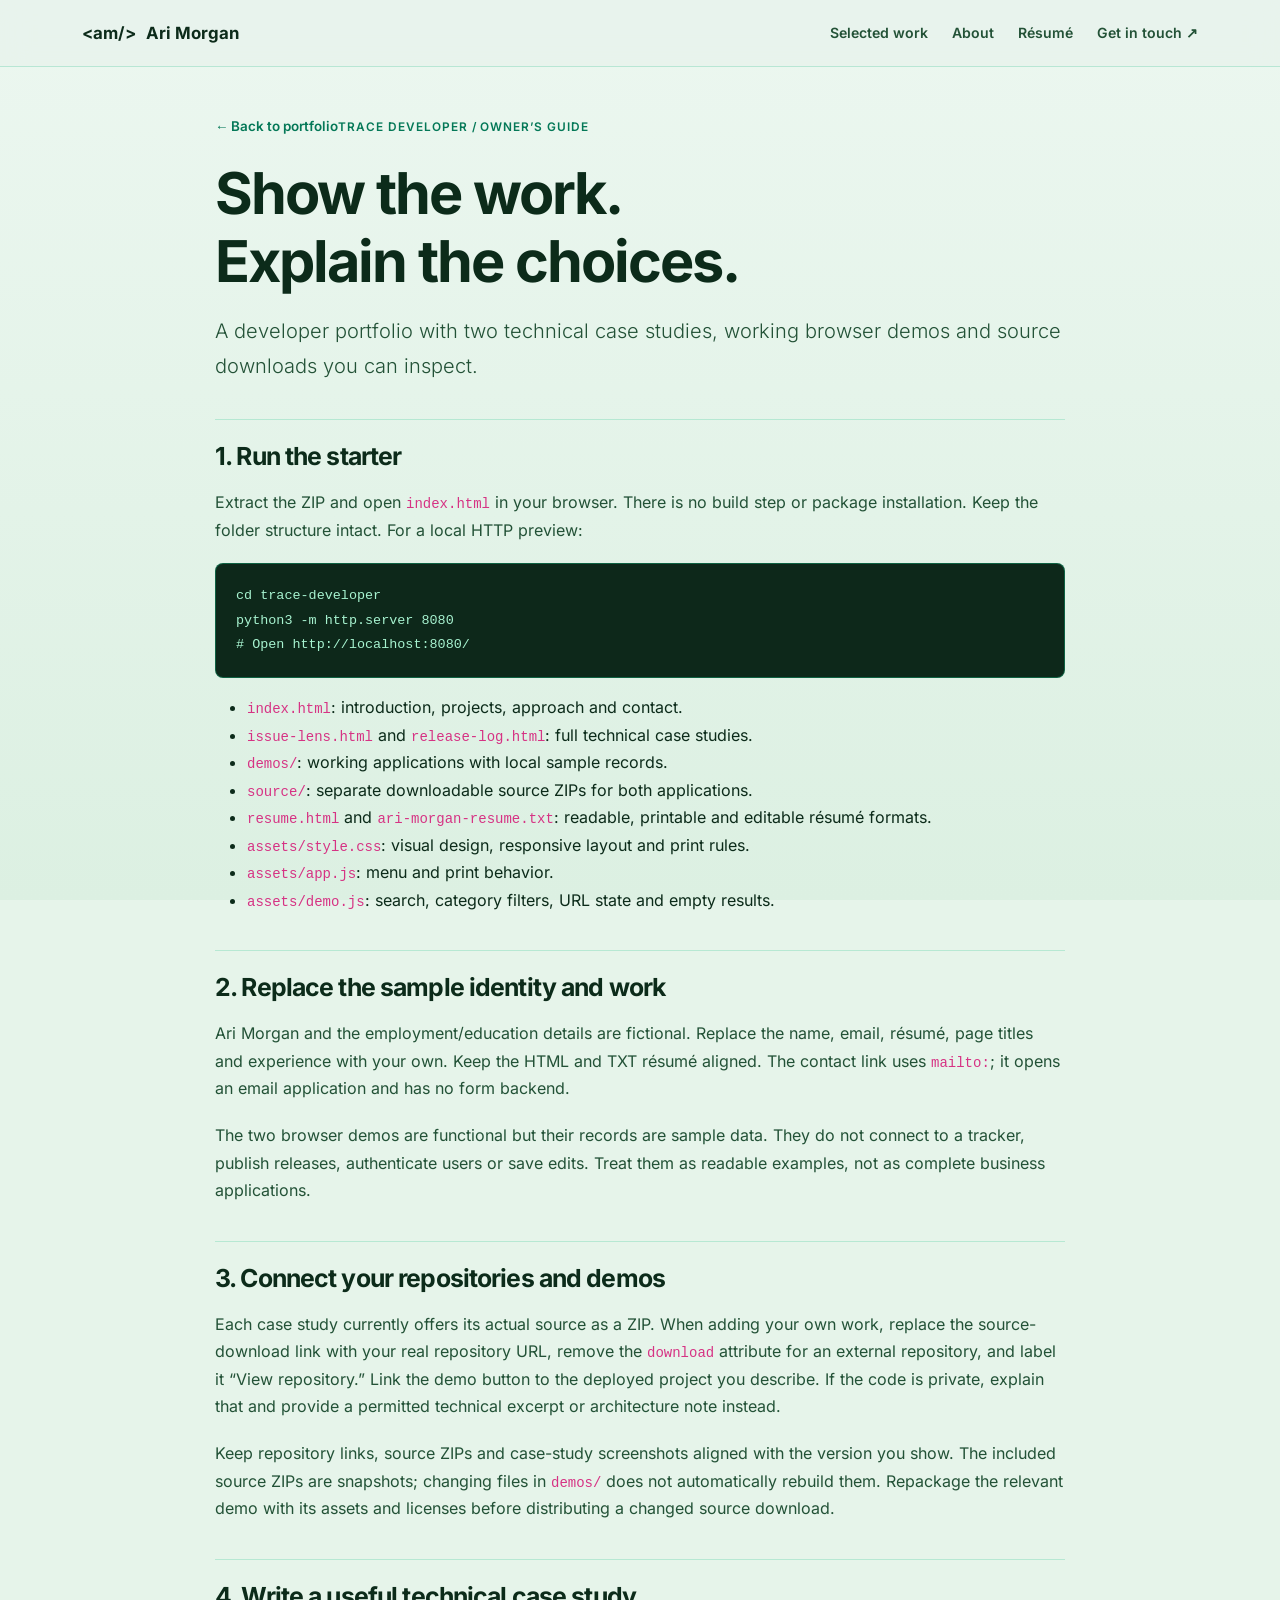
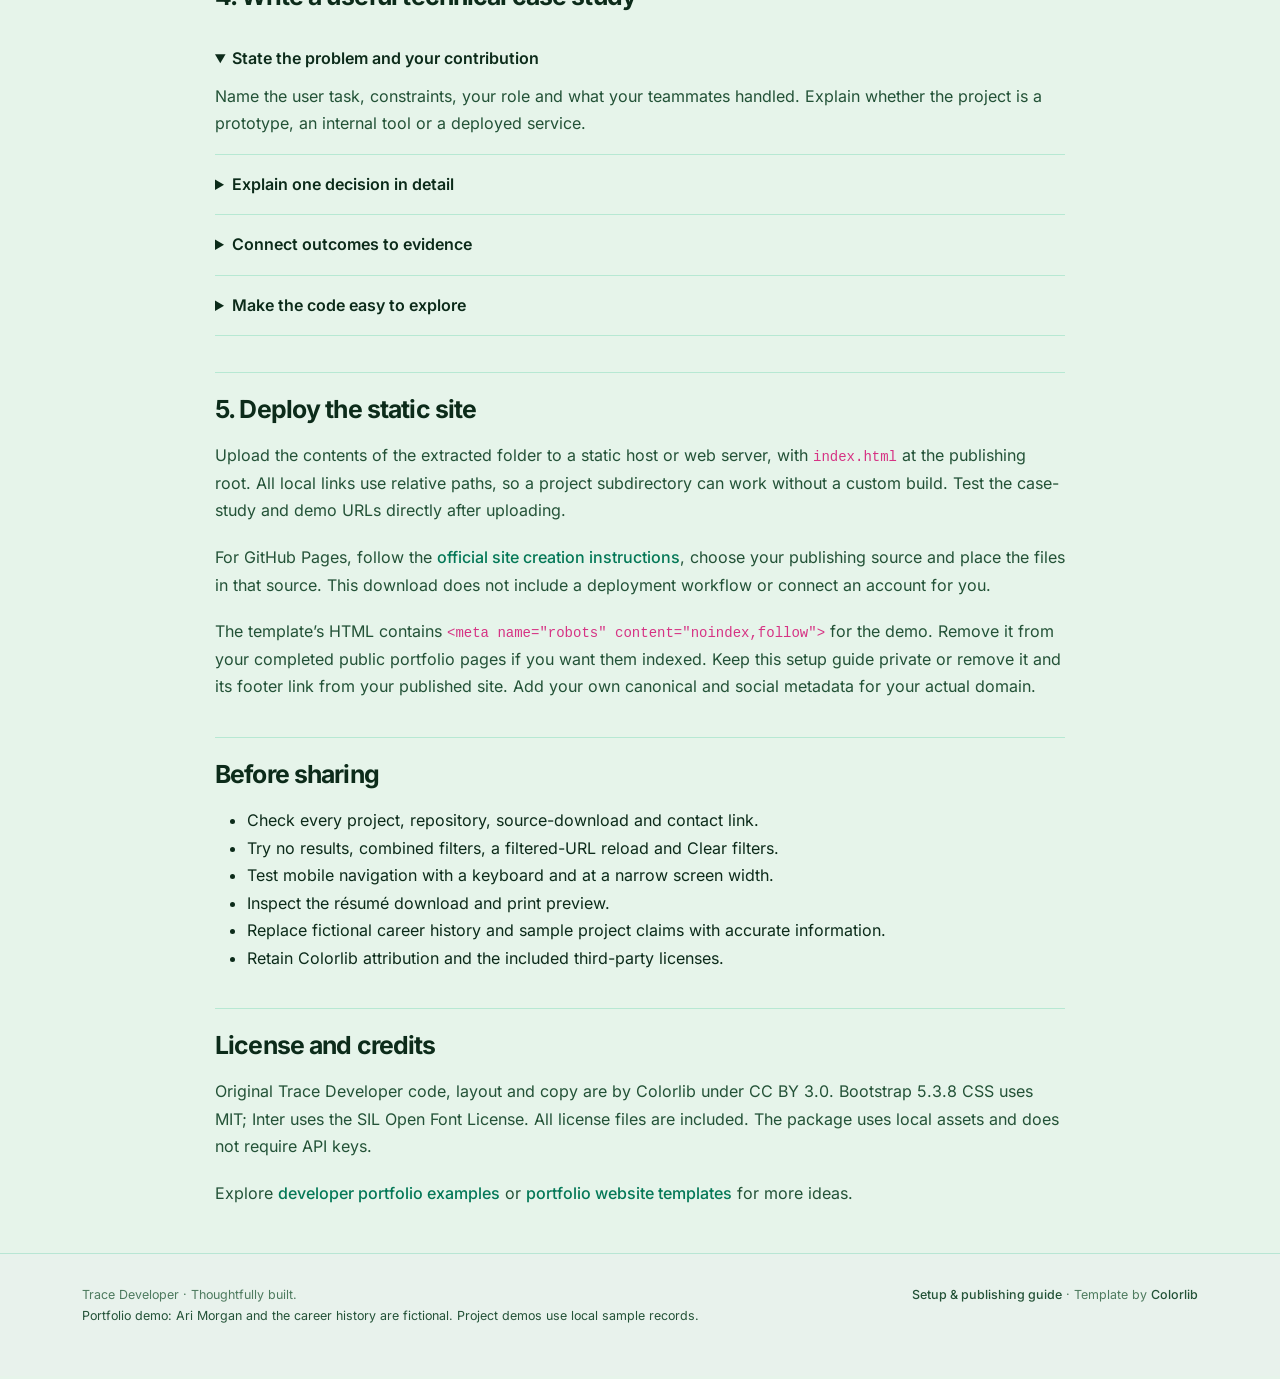
<file: setup.html>
<!doctype html><html lang="en"><head><meta charset="utf-8"><meta name="viewport" content="width=device-width,initial-scale=1"><title>Setup & publishing guide — Trace Developer</title><meta name="description" content="Customize the developer portfolio, connect repositories and deploy the static pages."><meta name="robots" content="noindex,follow"><link rel="icon" href="assets/mark.svg"><link rel="stylesheet" href="assets/vendor/bootstrap.min.css"><link rel="stylesheet" href="assets/style.css"><script src="assets/app.js" defer></script></head><body><a class="skip" href="#main">Skip to content</a><header class="site-header"><div class="container header-row"><a class="brand" href="index.html"><span aria-hidden="true">&lt;am/&gt;</span>Ari Morgan<span class="visually-hidden"> — home</span></a><button type="button" class="menu-toggle" aria-controls="site-nav" aria-expanded="false">Menu</button><nav class="site-nav" id="site-nav" aria-label="Main navigation"><a href="index.html#work">Selected work</a><a href="index.html#about">About</a><a href="resume.html">Résumé</a><a class="nav-contact" href="index.html#contact">Get in touch ↗</a></nav></div></header><main id="main"><div class="container"><article class="docs"><a class="back" href="index.html">← Back to portfolio</a><span class="eyebrow">TRACE DEVELOPER / OWNER’S GUIDE</span><h1>Show the work.<br>Explain the choices.</h1><p class="lead">A developer portfolio with two technical case studies, working browser demos and source downloads you can inspect.</p><h2>1. Run the starter</h2><p>Extract the ZIP and open <code>index.html</code> in your browser. There is no build step or package installation. Keep the folder structure intact. For a local HTTP preview:</p><pre class="architecture"><code>cd trace-developer
python3 -m http.server 8080
# Open http://localhost:8080/</code></pre><ul><li><code>index.html</code>: introduction, projects, approach and contact.</li><li><code>issue-lens.html</code> and <code>release-log.html</code>: full technical case studies.</li><li><code>demos/</code>: working applications with local sample records.</li><li><code>source/</code>: separate downloadable source ZIPs for both applications.</li><li><code>resume.html</code> and <code>ari-morgan-resume.txt</code>: readable, printable and editable résumé formats.</li><li><code>assets/style.css</code>: visual design, responsive layout and print rules.</li><li><code>assets/app.js</code>: menu and print behavior.</li><li><code>assets/demo.js</code>: search, category filters, URL state and empty results.</li></ul><h2>2. Replace the sample identity and work</h2><p>Ari Morgan and the employment/education details are fictional. Replace the name, email, résumé, page titles and experience with your own. Keep the HTML and TXT résumé aligned. The contact link uses <code>mailto:</code>; it opens an email application and has no form backend.</p><p>The two browser demos are functional but their records are sample data. They do not connect to a tracker, publish releases, authenticate users or save edits. Treat them as readable examples, not as complete business applications.</p><h2 id="repositories">3. Connect your repositories and demos</h2><p>Each case study currently offers its actual source as a ZIP. When adding your own work, replace the source-download link with your real repository URL, remove the <code>download</code> attribute for an external repository, and label it “View repository.” Link the demo button to the deployed project you describe. If the code is private, explain that and provide a permitted technical excerpt or architecture note instead.</p><p>Keep repository links, source ZIPs and case-study screenshots aligned with the version you show. The included source ZIPs are snapshots; changing files in <code>demos/</code> does not automatically rebuild them. Repackage the relevant demo with its assets and licenses before distributing a changed source download.</p><h2>4. Write a useful technical case study</h2><details open><summary>State the problem and your contribution</summary><p>Name the user task, constraints, your role and what your teammates handled. Explain whether the project is a prototype, an internal tool or a deployed service.</p></details><details><summary>Explain one decision in detail</summary><p>Show the alternatives and why one fit the constraints. A diagram of data flow, an error-state example or a short code excerpt can make the decision inspectable.</p></details><details><summary>Connect outcomes to evidence</summary><p>Report what you tested or observed. If you cite performance numbers, include the measurement method and scope. A working interaction, a removed dependency or a documented limitation is a valid outcome without an invented impact metric.</p></details><details><summary>Make the code easy to explore</summary><p>Provide the repository or source link, run command, file map, expected behavior and known limitations. Include the failure or empty states worth trying. Keep credentials and private customer data out of the published source.</p></details><h2>5. Deploy the static site</h2><p>Upload the contents of the extracted folder to a static host or web server, with <code>index.html</code> at the publishing root. All local links use relative paths, so a project subdirectory can work without a custom build. Test the case-study and demo URLs directly after uploading.</p><p>For GitHub Pages, follow the <a href="https://docs.github.com/en/pages/getting-started-with-github-pages/creating-a-github-pages-site" target="_blank" rel="noopener">official site creation instructions</a>, choose your publishing source and place the files in that source. This download does not include a deployment workflow or connect an account for you.</p><p>The template’s HTML contains <code>&lt;meta name="robots" content="noindex,follow"&gt;</code> for the demo. Remove it from your completed public portfolio pages if you want them indexed. Keep this setup guide private or remove it and its footer link from your published site. Add your own canonical and social metadata for your actual domain.</p><h2>Before sharing</h2><ul><li>Check every project, repository, source-download and contact link.</li><li>Try no results, combined filters, a filtered-URL reload and Clear filters.</li><li>Test mobile navigation with a keyboard and at a narrow screen width.</li><li>Inspect the résumé download and print preview.</li><li>Replace fictional career history and sample project claims with accurate information.</li><li>Retain Colorlib attribution and the included third-party licenses.</li></ul><h2>License and credits</h2><p>Original Trace Developer code, layout and copy are by Colorlib under CC BY 3.0. Bootstrap 5.3.8 CSS uses MIT; Inter uses the SIL Open Font License. All license files are included. The package uses local assets and does not require API keys.</p><p>Explore <a href="https://colorlib.com/wp/developer-portfolios/" target="_blank" rel="noopener">developer portfolio examples</a> or <a href="https://colorlib.com/wp/cat/portfolio/" target="_blank" rel="noopener">portfolio website templates</a> for more ideas.</p></article></div></main><footer class="site-footer"><div class="container"><div class="footer-row"><span>Trace Developer · Thoughtfully built.</span><span><a href="setup.html">Setup &amp; publishing guide</a> · Template by <a href="https://colorlib.com/" target="_blank" rel="noopener">Colorlib</a></span></div><p class="sample-note">Portfolio demo: Ari Morgan and the career history are fictional. Project demos use local sample records.</p></div></footer></body></html>
</file>
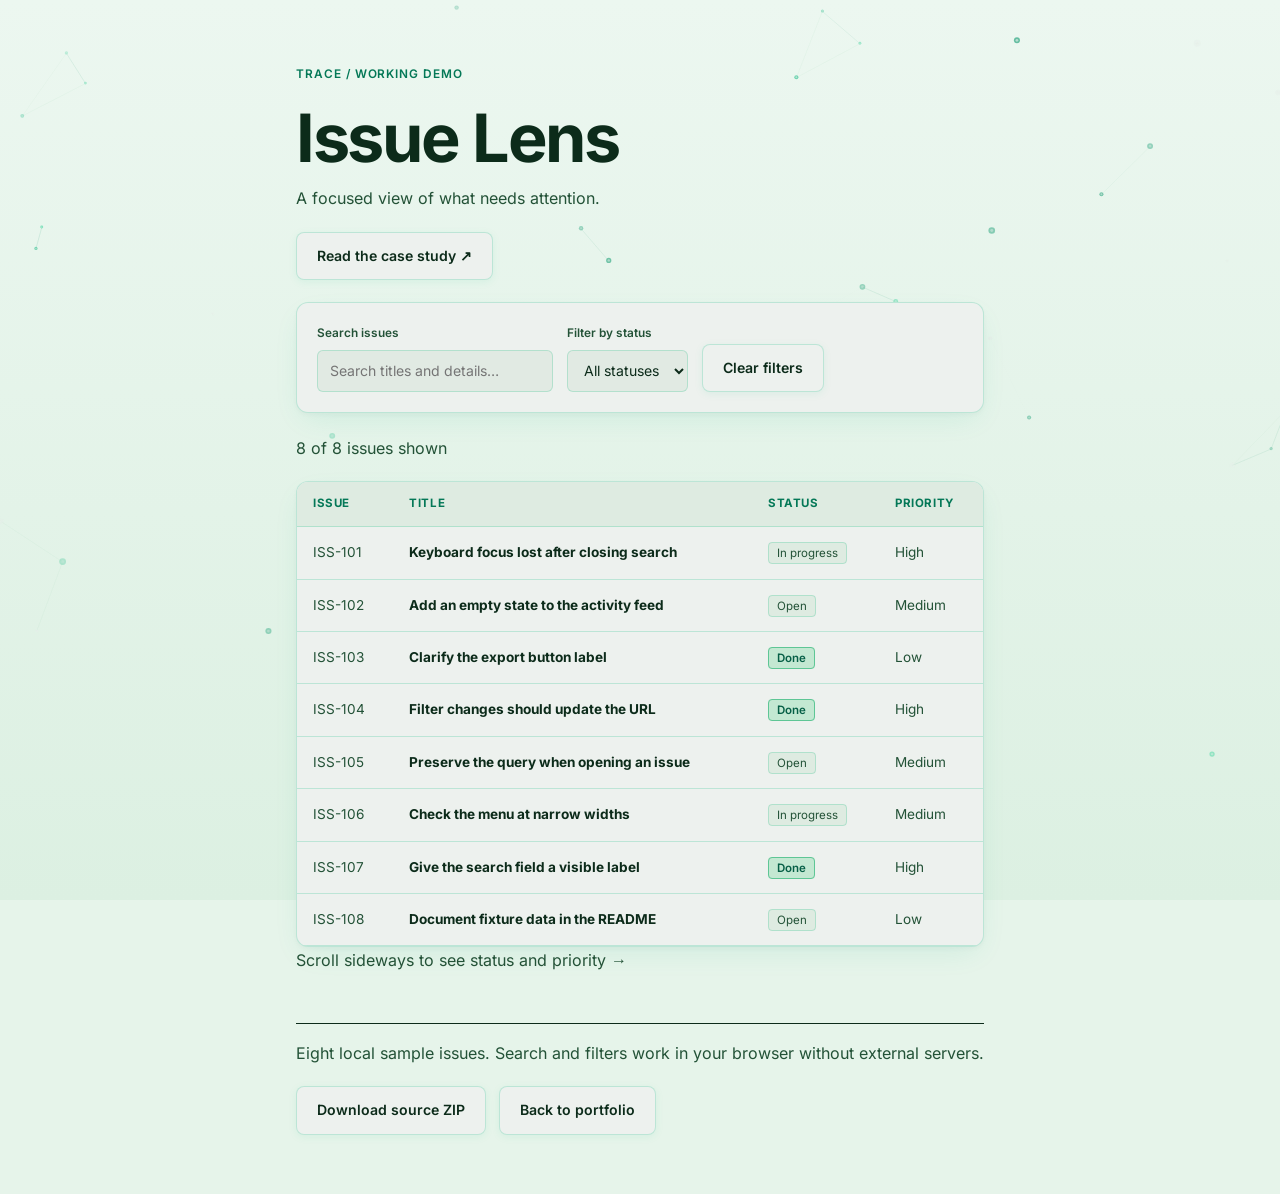
<file: demos/issue-lens.html>
<!doctype html>
<html lang="en">
<head>
  <meta charset="utf-8">
  <meta name="viewport" content="width=device-width,initial-scale=1">
  <title>Issue Lens Demo — Trace Developer</title>
  <meta name="description" content="Search and filter a local sample issue list.">
  <meta name="robots" content="noindex,follow">
  <link rel="icon" href="../assets/mark.svg" type="image/svg+xml">
  <link rel="stylesheet" href="../assets/vendor/bootstrap.min.css">
  <link rel="stylesheet" href="../assets/style.css">
  <script src="../assets/canvas-bg.js" defer></script>
  <script src="../assets/demo.js" defer></script>
</head>
<body>
  <a class="skip" href="#main">Skip to content</a>
  <canvas id="bg-canvas" class="bg-canvas" aria-hidden="true"></canvas>

  <div class="site-wrapper">
    <main id="main" class="demo-page py-4">
      <header class="demo-top">
        <div>
          <span class="eyebrow">TRACE / WORKING DEMO</span>
          <h1>Issue Lens</h1>
          <p>A focused view of what needs attention.</p>
        </div>
        <a class="button secondary" href="../issue-lens.html">Read the case study ↗</a>
      </header>

      <form class="demo-toolbar" data-filter-form data-label="issues" hidden>
        <div class="field search">
          <label for="search">Search issues</label>
          <input id="search" name="q" type="search" autocomplete="off" placeholder="Search titles and details…">
        </div>
        <div class="field">
          <label for="category">Filter by status</label>
          <select id="category" name="category">
            <option value="all">All statuses</option>
            <option value="open">Open</option>
            <option value="in-progress">In progress</option>
            <option value="done">Done</option>
          </select>
        </div>
        <button class="button secondary" type="button" data-clear>Clear filters</button>
      </form>

      <p class="demo-status" role="status" aria-live="polite" data-result-count>All sample issues shown.</p>
      <p class="empty-state" data-empty hidden>No matching issues. Try a different search or clear the filters.</p>

      <div class="table-wrap" role="region" aria-label="Issues table, scroll horizontally on small screens" tabindex="0">
        <table class="issue-table">
          <thead>
            <tr>
              <th scope="col">Issue</th>
              <th scope="col">Title</th>
              <th scope="col">Status</th>
              <th scope="col">Priority</th>
            </tr>
          </thead>
          <tbody>
            <tr data-entry data-category="in-progress">
              <td>ISS-101</td>
              <td><strong>Keyboard focus lost after closing search</strong></td>
              <td><span class="badge-status">In progress</span></td>
              <td>High</td>
            </tr>
            <tr data-entry data-category="open">
              <td>ISS-102</td>
              <td><strong>Add an empty state to the activity feed</strong></td>
              <td><span class="badge-status">Open</span></td>
              <td>Medium</td>
            </tr>
            <tr data-entry data-category="done">
              <td>ISS-103</td>
              <td><strong>Clarify the export button label</strong></td>
              <td><span class="badge-status done">Done</span></td>
              <td>Low</td>
            </tr>
            <tr data-entry data-category="done">
              <td>ISS-104</td>
              <td><strong>Filter changes should update the URL</strong></td>
              <td><span class="badge-status done">Done</span></td>
              <td>High</td>
            </tr>
            <tr data-entry data-category="open">
              <td>ISS-105</td>
              <td><strong>Preserve the query when opening an issue</strong></td>
              <td><span class="badge-status">Open</span></td>
              <td>Medium</td>
            </tr>
            <tr data-entry data-category="in-progress">
              <td>ISS-106</td>
              <td><strong>Check the menu at narrow widths</strong></td>
              <td><span class="badge-status">In progress</span></td>
              <td>Medium</td>
            </tr>
            <tr data-entry data-category="done">
              <td>ISS-107</td>
              <td><strong>Give the search field a visible label</strong></td>
              <td><span class="badge-status done">Done</span></td>
              <td>High</td>
            </tr>
            <tr data-entry data-category="open">
              <td>ISS-108</td>
              <td><strong>Document fixture data in the README</strong></td>
              <td><span class="badge-status">Open</span></td>
              <td>Low</td>
            </tr>
          </tbody>
        </table>
      </div>

      <p class="table-hint">Scroll sideways to see status and priority →</p>

      <footer class="demo-footer mt-5 pt-3 border-top" style="border-color: var(--border-glass) !important;">
        <p>Eight local sample issues. Search and filters work in your browser without external servers.</p>
        <a class="button secondary button-sm me-2" href="../source/issue-lens.zip" download>Download source ZIP</a>
        <a class="button secondary button-sm" href="../index.html#work">Back to portfolio</a>
      </footer>
    </main>
  </div>
</body>
</html>
</file>
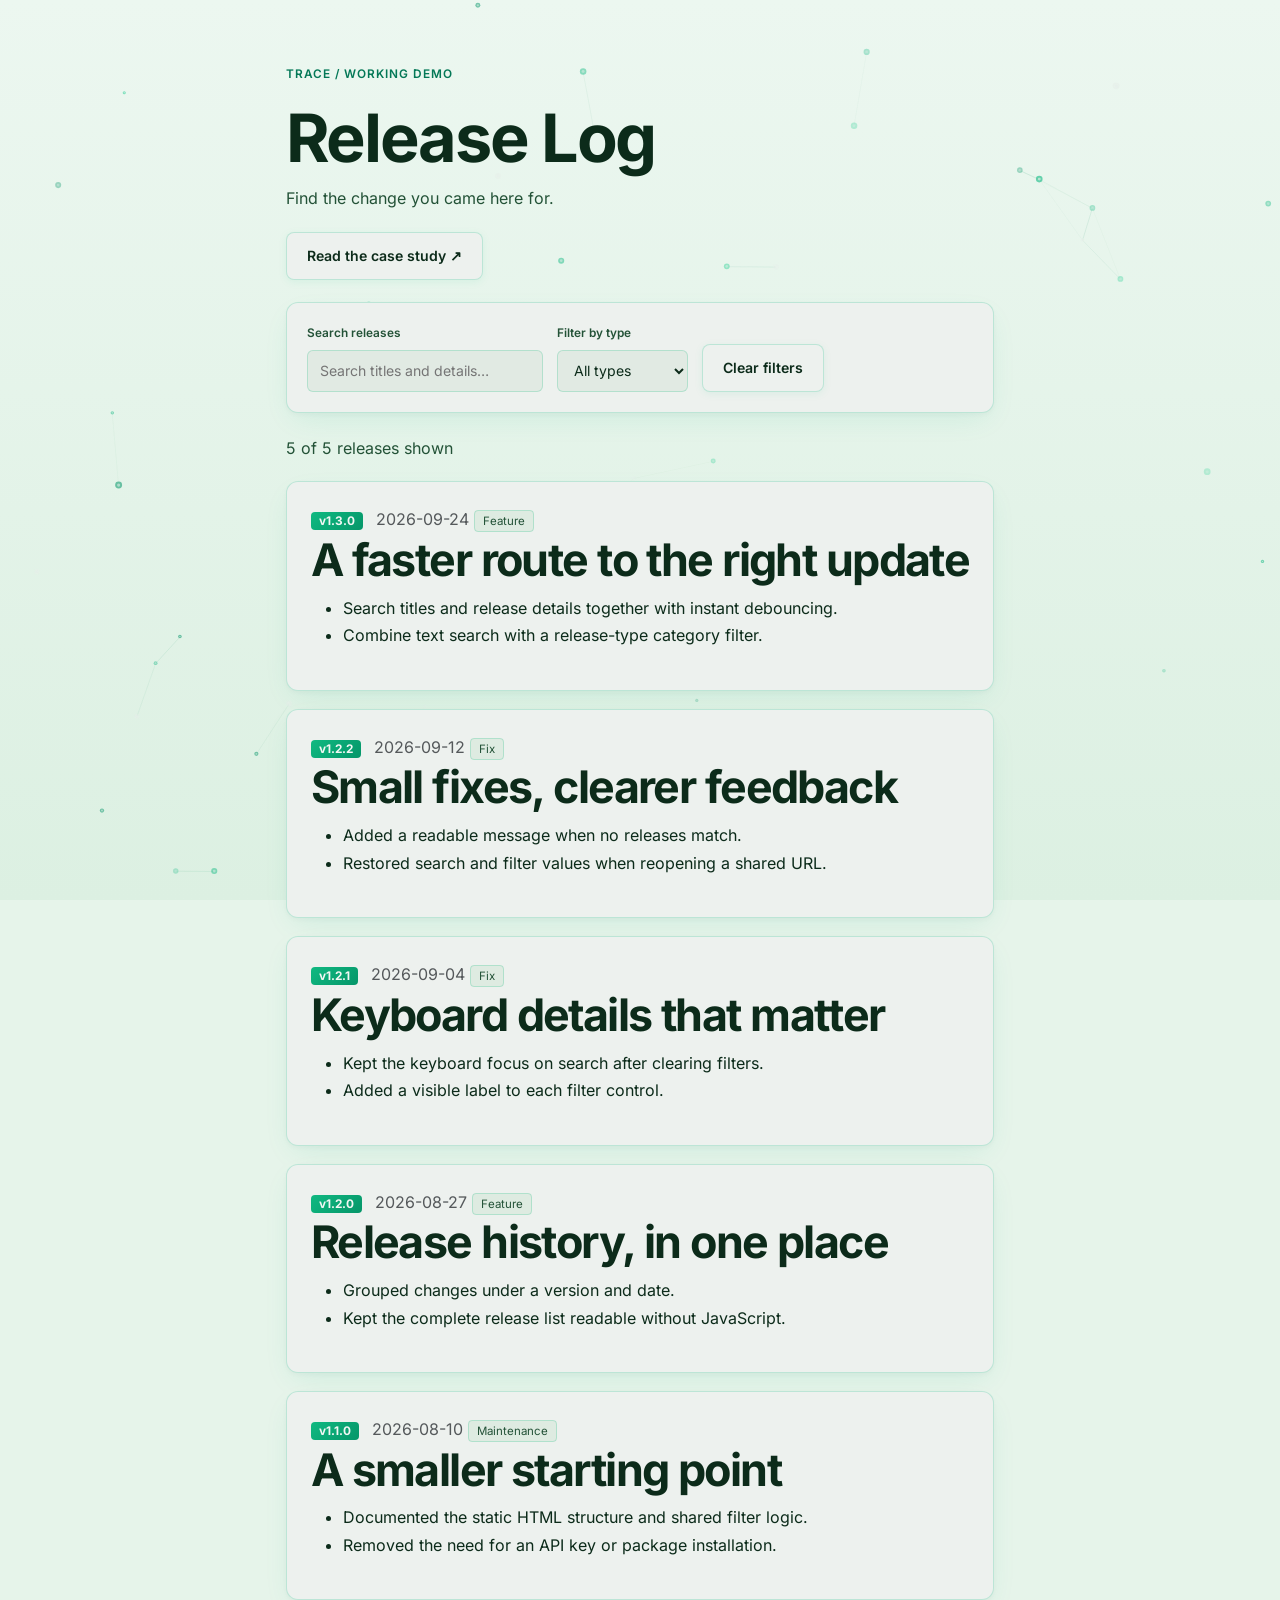
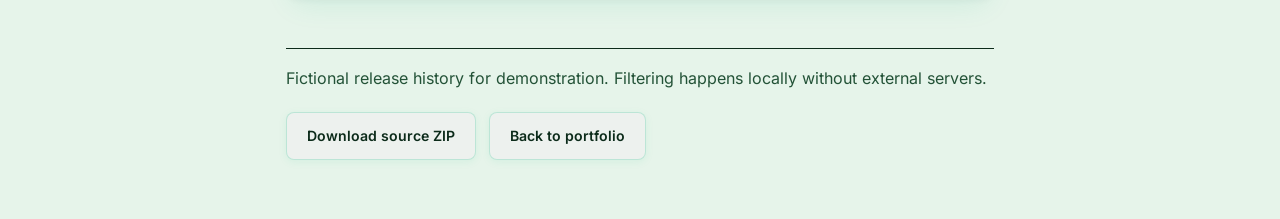
<file: demos/release-log.html>
<!doctype html>
<html lang="en">
<head>
  <meta charset="utf-8">
  <meta name="viewport" content="width=device-width,initial-scale=1">
  <title>Release Log Demo — Trace Developer</title>
  <meta name="description" content="Search a fictional release history by text and type.">
  <meta name="robots" content="noindex,follow">
  <link rel="icon" href="../assets/mark.svg" type="image/svg+xml">
  <link rel="stylesheet" href="../assets/vendor/bootstrap.min.css">
  <link rel="stylesheet" href="../assets/style.css">
  <script src="../assets/canvas-bg.js" defer></script>
  <script src="../assets/demo.js" defer></script>
</head>
<body>
  <a class="skip" href="#main">Skip to content</a>
  <canvas id="bg-canvas" class="bg-canvas" aria-hidden="true"></canvas>

  <div class="site-wrapper">
    <main id="main" class="demo-page py-4">
      <header class="demo-top">
        <div>
          <span class="eyebrow">TRACE / WORKING DEMO</span>
          <h1>Release Log</h1>
          <p>Find the change you came here for.</p>
        </div>
        <a class="button secondary" href="../release-log.html">Read the case study ↗</a>
      </header>

      <form class="demo-toolbar" data-filter-form data-label="releases" hidden>
        <div class="field search">
          <label for="search">Search releases</label>
          <input id="search" name="q" type="search" autocomplete="off" placeholder="Search titles and details…">
        </div>
        <div class="field">
          <label for="category">Filter by type</label>
          <select id="category" name="category">
            <option value="all">All types</option>
            <option value="feature">Feature</option>
            <option value="fix">Fix</option>
            <option value="maintenance">Maintenance</option>
          </select>
        </div>
        <button class="button secondary" type="button" data-clear>Clear filters</button>
      </form>

      <p class="demo-status" role="status" aria-live="polite" data-result-count>All sample releases shown.</p>
      <p class="empty-state" data-empty hidden>No matching releases. Try a different search or clear the filters.</p>

      <article class="release-item" data-entry data-category="feature">
        <div class="release-meta">
          <strong>v1.3.0</strong>
          <time datetime="2026-09-24" class="text-muted ms-2">2026-09-24</time>
          <span class="badge-status ms-auto">Feature</span>
        </div>
        <h2>A faster route to the right update</h2>
        <ul>
          <li>Search titles and release details together with instant debouncing.</li>
          <li>Combine text search with a release-type category filter.</li>
        </ul>
      </article>

      <article class="release-item" data-entry data-category="fix">
        <div class="release-meta">
          <strong>v1.2.2</strong>
          <time datetime="2026-09-12" class="text-muted ms-2">2026-09-12</time>
          <span class="badge-status ms-auto">Fix</span>
        </div>
        <h2>Small fixes, clearer feedback</h2>
        <ul>
          <li>Added a readable message when no releases match.</li>
          <li>Restored search and filter values when reopening a shared URL.</li>
        </ul>
      </article>

      <article class="release-item" data-entry data-category="fix">
        <div class="release-meta">
          <strong>v1.2.1</strong>
          <time datetime="2026-09-04" class="text-muted ms-2">2026-09-04</time>
          <span class="badge-status ms-auto">Fix</span>
        </div>
        <h2>Keyboard details that matter</h2>
        <ul>
          <li>Kept the keyboard focus on search after clearing filters.</li>
          <li>Added a visible label to each filter control.</li>
        </ul>
      </article>

      <article class="release-item" data-entry data-category="feature">
        <div class="release-meta">
          <strong>v1.2.0</strong>
          <time datetime="2026-08-27" class="text-muted ms-2">2026-08-27</time>
          <span class="badge-status ms-auto">Feature</span>
        </div>
        <h2>Release history, in one place</h2>
        <ul>
          <li>Grouped changes under a version and date.</li>
          <li>Kept the complete release list readable without JavaScript.</li>
        </ul>
      </article>

      <article class="release-item" data-entry data-category="maintenance">
        <div class="release-meta">
          <strong>v1.1.0</strong>
          <time datetime="2026-08-10" class="text-muted ms-2">2026-08-10</time>
          <span class="badge-status ms-auto">Maintenance</span>
        </div>
        <h2>A smaller starting point</h2>
        <ul>
          <li>Documented the static HTML structure and shared filter logic.</li>
          <li>Removed the need for an API key or package installation.</li>
        </ul>
      </article>

      <footer class="demo-footer mt-5 pt-3 border-top" style="border-color: var(--border-glass) !important;">
        <p>Fictional release history for demonstration. Filtering happens locally without external servers.</p>
        <a class="button secondary button-sm me-2" href="../source/release-log.zip" download>Download source ZIP</a>
        <a class="button secondary button-sm" href="../index.html#work">Back to portfolio</a>
      </footer>
    </main>
  </div>
</body>
</html>
</file>
<file: assets/style.css>
/* ==========================================================================
   TRACE DEVELOPER — FRESH GREEN DESIGN SYSTEM
   Theme: Luminous Mint & Sage Green Background + Soothing Off-White / Gray Cards
   Zero dazzling white glare, high readability, eye-comfort certified.
   ========================================================================== */

@font-face {
  font-family: 'Inter';
  src: url('fonts/inter.woff2') format('woff2');
  font-weight: 100 900;
  font-display: swap;
}

:root {
  /* Fresh Green Backgrounds */
  --bg-base: #e6f4ea;
  --bg-surface: #edf1ee; /* Soothing off-white bordering on soft gray */
  --bg-card: rgba(235, 241, 237, 0.92); /* Gentle, non-dazzling off-white */
  --bg-card-hover: #e4ece6; /* Soft pearl gray-green */
  --bg-glass-nav: rgba(232, 243, 236, 0.94);

  /* Emerald & Forest Green Palette */
  --green-primary: #10b981;
  --green-dark: #059669;
  --green-deep: #047857;
  --green-forest: #0c2b1a;
  --green-pine: #1b4d32;
  --green-mint: #34d399;
  --green-soft-pill: rgba(16, 185, 129, 0.12);

  /* Soft Green Borders */
  --border-subtle: #cadfd2;
  --border-card: rgba(16, 185, 129, 0.22);
  --border-hover: rgba(16, 185, 129, 0.55);

  /* Gradients */
  --gradient-green: linear-gradient(135deg, #10b981 0%, #059669 100%);
  --gradient-text-green: linear-gradient(135deg, #065f46 0%, #10b981 50%, #047857 100%);

  /* High-Contrast Forest Green Typography */
  --text-main: #0c2b1a;
  --text-secondary: #235237;
  --text-dim: #4d7a5e;
  --text-code-string: #6ee7b7;
  --text-code-key: #a7f3d0;
  --text-on-green: #f2f7f4; /* Calming off-white text for green buttons */

  /* Bootstrap Variable Overrides */
  --bs-body-font-family: 'Inter', -apple-system, BlinkMacSystemFont, 'Segoe UI', Roboto, sans-serif;
  --bs-body-color: var(--text-main);
  --bs-body-bg: var(--bg-base);
  --bs-link-color: var(--green-deep);
  --bs-link-hover-color: var(--green-primary);

  /* Shadows */
  --shadow-card: 0 10px 30px -8px rgba(16, 185, 129, 0.12), 0 2px 6px rgba(12, 43, 26, 0.04);
  --shadow-card-hover: 0 16px 36px -8px rgba(16, 185, 129, 0.22), 0 4px 12px rgba(12, 43, 26, 0.08);
  --shadow-btn-green: 0 4px 16px rgba(16, 185, 129, 0.35);
}

*, *::before, *::after {
  box-sizing: border-box;
}

html {
  scroll-behavior: smooth;
  scroll-padding-top: 80px;
  background-color: var(--bg-base);
}

body {
  margin: 0;
  padding: 0;
  min-height: 100vh;
  font-family: var(--bs-body-font-family);
  font-size: 16px;
  line-height: 1.72;
  color: var(--text-main);
  background: linear-gradient(180deg, #ecf7f0 0%, #dcf0e2 100%);
  background-attachment: fixed;
  position: relative;
  overflow-x: hidden;
  -webkit-font-smoothing: antialiased;
}

/* Background Canvas Layer */
.bg-canvas {
  position: fixed;
  top: 0;
  left: 0;
  width: 100vw;
  height: 100vh;
  pointer-events: none;
  z-index: 0;
  opacity: 0.85;
}

.site-wrapper {
  position: relative;
  z-index: 1;
  display: flex;
  flex-direction: column;
  min-height: 100vh;
}

main {
  flex: 1;
}

/* Typography */
h1, h2, h3, h4 {
  color: var(--text-main);
  font-weight: 700;
  letter-spacing: -0.035em;
  line-height: 1.18;
}

h1 {
  font-size: clamp(2.6rem, 5.2vw, 4.4rem);
}

h2 {
  font-size: clamp(1.9rem, 3.6vw, 2.8rem);
}

h3 {
  font-size: 1.35rem;
}

p {
  color: var(--text-secondary);
  margin-bottom: 1.2rem;
}

a {
  color: var(--green-deep);
  text-decoration: none;
  font-weight: 500;
  transition: color 0.2s ease;
}

a:hover {
  color: var(--green-primary);
}

a:focus-visible,
button:focus-visible,
input:focus-visible,
select:focus-visible {
  outline: 2px solid var(--green-primary);
  outline-offset: 3px;
}

.mono {
  font-family: ui-monospace, SFMono-Regular, Menlo, Monaco, Consolas, monospace;
}

/* Eye-Catching Green Gradient Text */
.text-gradient {
  background: var(--gradient-text-green);
  -webkit-background-clip: text;
  -webkit-text-fill-color: transparent;
  display: inline-block;
}

/* Eyebrows & Status Badges */
.eyebrow {
  display: inline-flex;
  align-items: center;
  gap: 8px;
  font-size: 0.74rem;
  font-weight: 600;
  text-transform: uppercase;
  letter-spacing: 0.08em;
  color: var(--green-deep);
  margin-bottom: 0.9rem;
}

.status-badge {
  display: inline-flex;
  align-items: center;
  gap: 7px;
  background: rgba(16, 185, 129, 0.16);
  border: 1px solid rgba(16, 185, 129, 0.38);
  color: var(--green-deep);
  font-size: 0.75rem;
  font-weight: 600;
  padding: 5px 12px;
  border-radius: 9999px;
  backdrop-filter: blur(8px);
}

.pulse-dot {
  width: 8px;
  height: 8px;
  border-radius: 50%;
  background-color: var(--green-primary);
  box-shadow: 0 0 8px rgba(16, 185, 129, 0.7);
}

/* Skip Navigation */
.skip {
  position: absolute;
  top: -100px;
  left: 20px;
  z-index: 9999;
  padding: 10px 16px;
  background: var(--bg-surface);
  color: var(--green-deep);
  border: 1px solid var(--green-primary);
  border-radius: 6px;
}
.skip:focus {
  top: 15px;
}

/* ==========================================================================
   SITE HEADER & NAVIGATION
   ========================================================================== */
.site-header {
  position: sticky;
  top: 0;
  z-index: 1000;
  background: var(--bg-glass-nav);
  backdrop-filter: blur(14px);
  -webkit-backdrop-filter: blur(14px);
  border-bottom: 1px solid var(--border-card);
  padding: 16px 0;
}

.header-row {
  display: flex;
  align-items: center;
  justify-content: space-between;
  gap: 20px;
}

.brand {
  display: inline-flex;
  align-items: center;
  gap: 10px;
  font-size: 1.05rem;
  font-weight: 700;
  color: var(--text-main);
  text-decoration: none;
}

.brand:hover {
  color: var(--green-deep);
}

.brand-icon {
  width: 32px;
  height: 32px;
  border-radius: 8px;
  background: #0d2b1a;
  border: 1px solid var(--green-primary);
  display: flex;
  align-items: center;
  justify-content: center;
  font-family: monospace;
  font-weight: 700;
  font-size: 0.85rem;
  color: var(--green-mint);
  flex-shrink: 0;
}

.brand-icon svg {
  width: 16px;
  height: 16px;
  stroke: var(--green-mint);
}

.brand-icon i {
  font-size: 0.92rem;
  color: var(--green-mint);
  line-height: 1;
}

.site-nav {
  display: flex;
  align-items: center;
  gap: 24px;
}

.site-nav a {
  font-size: 0.88rem;
  font-weight: 600;
  color: var(--text-secondary);
  text-decoration: none;
  padding: 5px 0;
  position: relative;
  transition: color 0.2s ease;
}

.site-nav a:hover,
.site-nav a.active {
  color: var(--green-forest);
}

.site-nav a.active::after {
  content: '';
  position: absolute;
  bottom: 0;
  left: 0;
  width: 100%;
  height: 2px;
  background: var(--green-primary);
  border-radius: 2px;
}

.site-nav .nav-cta {
  background: var(--gradient-green);
  border: 1px solid var(--green-primary);
  color: var(--text-on-green) !important;
  padding: 7px 16px;
  border-radius: 8px;
  font-weight: 600;
  box-shadow: 0 2px 10px rgba(16, 185, 129, 0.3);
  transition: all 0.2s ease;
}

.site-nav .nav-cta:hover {
  background: linear-gradient(135deg, #059669 0%, #047857 100%);
  transform: translateY(-1px);
}

.menu-toggle {
  display: none;
  background: var(--bg-surface);
  border: 1px solid var(--border-card);
  color: var(--text-main);
  padding: 8px 14px;
  border-radius: 6px;
  font-size: 0.85rem;
  cursor: pointer;
}

/* ==========================================================================
   BUTTONS
   ========================================================================== */
.button {
  display: inline-flex;
  align-items: center;
  justify-content: center;
  gap: 8px;
  font-size: 0.88rem;
  font-weight: 600;
  padding: 11px 20px;
  border-radius: 8px;
  text-decoration: none;
  cursor: pointer;
  background: var(--gradient-green);
  color: var(--text-on-green);
  border: 1px solid var(--green-primary);
  box-shadow: var(--shadow-btn-green);
  transition: transform 0.2s ease, box-shadow 0.2s ease;
  position: relative;
  z-index: 2;
}

.button:hover {
  transform: translateY(-2px);
  background: linear-gradient(135deg, #059669 0%, #047857 100%);
  box-shadow: 0 6px 22px rgba(16, 185, 129, 0.45);
  color: var(--text-on-green);
}

.button.secondary {
  background: var(--bg-surface);
  color: var(--text-main);
  border: 1px solid var(--border-card);
  box-shadow: 0 2px 8px rgba(16, 185, 129, 0.08);
}

.button.secondary:hover {
  background: var(--bg-card-hover);
  border-color: var(--green-primary);
  color: var(--green-deep);
  transform: translateY(-2px);
  box-shadow: 0 4px 14px rgba(16, 185, 129, 0.18);
}

.actions {
  display: flex;
  gap: 12px;
  flex-wrap: wrap;
  align-items: center;
}

/* ==========================================================================
   CLEAN CARD ARCHITECTURE (MUTED OFF-WHITE / GRAY CARDS)
   ========================================================================== */
.glass-card {
  background: var(--bg-card);
  backdrop-filter: blur(14px);
  -webkit-backdrop-filter: blur(14px);
  border: 1px solid var(--border-card);
  border-radius: 14px;
  box-shadow: var(--shadow-card);
  transition: border-color 0.2s ease, transform 0.2s ease, box-shadow 0.2s ease;
}

.glass-card:hover {
  border-color: var(--border-hover);
  transform: translateY(-2px);
  box-shadow: var(--shadow-card-hover);
}

/* ==========================================================================
   HERO SECTION
   ========================================================================== */
.hero {
  position: relative;
  padding: 55px 0 35px;
}

.hero .container {
  position: relative;
  z-index: 2;
}

.hero h1 {
  margin: 0 0 20px;
  max-width: 800px;
  font-weight: 800;
}

.hero .intro {
  font-size: 1.12rem;
  line-height: 1.7;
  max-width: 560px;
  color: var(--text-secondary);
  margin-bottom: 28px;
}

/* Hero Stats Strip */
.hero-stats-row {
  display: grid;
  grid-template-columns: repeat(4, 1fr);
  gap: 14px;
  margin-top: 48px;
  padding-top: 28px;
  border-top: 1px solid var(--border-card);
}

.stat-item {
  padding: 14px 16px;
  background: var(--bg-card);
  border: 1px solid var(--border-card);
  border-radius: 10px;
  box-shadow: 0 2px 8px rgba(16, 185, 129, 0.08);
}

.stat-value {
  font-size: 1.55rem;
  font-weight: 800;
  color: var(--green-deep);
  display: block;
}

.stat-label {
  font-size: 0.74rem;
  color: var(--text-secondary);
  text-transform: uppercase;
  letter-spacing: 0.05em;
  font-weight: 600;
  margin-top: 3px;
}

/* ==========================================================================
   HERO PROFILE PHOTO CARD
   ========================================================================== */
/* Hero Column Alignments */
.hero-col-left {
  text-align: left;
}

.hero-col-right {
  display: flex;
  justify-content: flex-end;
  min-width: 0;
}

.hero-photo-container {
  display: flex;
  justify-content: flex-end;
  align-items: center;
  position: relative;
  width: 100%;
  min-width: 0;
}

.hero-photo-card {
  position: relative;
  width: 270px;
  max-width: 100%;
  height: 350px;
  margin-left: auto;
  margin-right: 0;
  border-radius: 20px;
  overflow: hidden;
  background: var(--bg-card);
  border: 3px solid rgba(16, 185, 129, 0.42);
  box-shadow: 0 16px 36px -8px rgba(12, 43, 26, 0.15);
  transition: transform 0.3s ease, box-shadow 0.3s ease, border-color 0.3s ease;
  flex-shrink: 0;
}

@media (min-width: 992px) {
  .hero-col-left {
    padding-left: 0;
  }
  .hero-col-right {
    padding-right: 0;
  }
}

@media (max-width: 991.98px) {
  .hero-photo-container {
    justify-content: center;
    margin-top: 24px;
  }
  .hero-photo-card {
    margin-left: auto;
    margin-right: auto;
  }
}

.hero-photo-card:hover {
  transform: translateY(-4px);
  border-color: var(--green-primary);
  box-shadow: 0 20px 44px -8px rgba(16, 185, 129, 0.25);
}

.hero-photo-img {
  width: 100%;
  height: 100%;
  max-width: 100%;
  max-height: 100%;
  object-fit: cover;
  object-position: center top;
  display: block;
  background: #dcf0e2;
  border-radius: 17px;
}

.hero-photo-badge {
  position: absolute;
  bottom: 14px;
  left: 14px;
  right: 14px;
  display: inline-flex;
  align-items: center;
  gap: 8px;
  background: rgba(237, 241, 238, 0.94);
  backdrop-filter: blur(12px);
  -webkit-backdrop-filter: blur(12px);
  border: 1px solid rgba(16, 185, 129, 0.35);
  border-radius: 12px;
  padding: 8px 14px;
  font-size: 0.8rem;
  font-weight: 600;
  color: var(--green-deep);
  box-shadow: 0 4px 14px rgba(12, 43, 26, 0.08);
}

/* ==========================================================================
   DEVELOPER CODE CARD (RICH FOREST GREEN CONSOLE)
   ========================================================================== */
.editor {
  border: 1px solid rgba(16, 185, 129, 0.4);
  background: #0d281a;
  backdrop-filter: blur(14px);
  border-radius: 14px;
  overflow: hidden;
  box-shadow: 0 16px 36px -8px rgba(12, 43, 26, 0.35);
  transition: border-color 0.2s ease;
}

.editor:hover {
  border-color: var(--green-primary);
}

.editor-head {
  display: flex;
  align-items: center;
  gap: 8px;
  border-bottom: 1px solid rgba(16, 185, 129, 0.2);
  padding: 10px 16px;
  background: rgba(255, 255, 255, 0.03);
}

.window-dots {
  display: flex;
  gap: 6px;
}

.window-dots span {
  width: 9px;
  height: 9px;
  border-radius: 50%;
  display: inline-block;
}

.dot-red { background: #ef4444; }
.dot-yellow { background: #f59e0b; }
.dot-green { background: #10b981; }

.editor-head .file-tab {
  margin-left: 8px;
  font-size: 0.72rem;
  color: #a7f3d0;
  background: rgba(16, 185, 129, 0.18);
  padding: 2px 8px;
  border-radius: 4px;
  border: 1px solid rgba(16, 185, 129, 0.3);
}

.editor-copy-btn {
  margin-left: auto;
  background: transparent;
  border: 1px solid rgba(16, 185, 129, 0.3);
  color: #a7f3d0;
  font-size: 0.7rem;
  padding: 3px 8px;
  border-radius: 4px;
  cursor: pointer;
  transition: all 0.2s ease;
}

.editor-copy-btn:hover {
  background: rgba(16, 185, 129, 0.25);
  color: var(--text-on-green);
  border-color: var(--green-primary);
}

.editor pre {
  padding: 20px;
  color: #d1fae5;
  font-size: 0.84rem;
  line-height: 1.8;
  margin: 0;
  white-space: pre-wrap;
  font-family: ui-monospace, SFMono-Regular, Menlo, Monaco, Consolas, monospace;
}

.editor .key { color: var(--text-code-key); }
.editor .string { color: var(--text-code-string); }
.editor .bracket { color: #f0fdf4; }

.editor-foot {
  display: flex;
  justify-content: space-between;
  align-items: center;
  border-top: 1px solid rgba(16, 185, 129, 0.2);
  padding: 8px 16px;
  font-size: 0.68rem;
  color: #6ee7b7;
}

/* ==========================================================================
   SECTIONS & TITLES
   ========================================================================== */
.section {
  padding: 42px 0;
  position: relative;
  z-index: 2;
}

.section-top {
  display: flex;
  justify-content: space-between;
  align-items: flex-end;
  gap: 20px;
  margin-bottom: 4px;
}

.section-top h2 {
  margin: 0;
  margin-bottom: 10px;
  display: inline-block;
  border-bottom: 5px solid var(--border-card);
}

.section-top p {
  max-width: none;
  margin: 0;
  font-size: 0.94rem;
}

.isi-aboutme {
  margin-top: 14px;
  margin-bottom: 20px;
}

.isi-aboutme p {
  font-size: 1.15rem;
  line-height: 1.8;
  color: var(--text-secondary);
  margin: 0;
}

/* ==========================================================================
   collageS & AWARDS GRID
   ========================================================================== */
.collage-grid {
  display: grid;
  grid-template-columns: 1fr;
  gap: 18px;
}

.collage-card {
  background: var(--bg-card);
  border: 1px solid var(--border-card);
  border-radius: 14px;
  padding: 22px;
  display: flex;
  flex-direction: column;
  box-shadow: var(--shadow-card);
  transition: border-color 0.2s ease, transform 0.2s ease, box-shadow 0.2s ease;
}

.collage-card p{
  max-width: none;
  margin: 0 0 8px;
}

.collage-card:hover {
  border-color: var(--border-hover);
  transform: translateY(-2px);
  box-shadow: var(--shadow-card-hover);
}

.collage-header {
  display: flex;
  align-items: center;
  gap: 14px;
  margin-bottom: 14px;
}

.collage-icon {
  width: 42px;
  height: 42px;
  border-radius: 10px;
  background: rgba(16, 185, 129, 0.12);
  border: 1px solid var(--border-card);
  display: flex;
  align-items: center;
  justify-content: center;
  flex-shrink: 0;
  overflow: hidden;
  color: var(--green-deep);
}

.collage-icon:has(img) {
  background: #ffffff;
  padding: 4px;
}

.collage-icon svg {
  width: 22px;
  height: 22px;
}

.collage-icon img,
.collage-logo-img {
  width: 100%;
  height: 100%;
  max-width: 28px;
  max-height: 28px;
  object-fit: contain;
  display: block;
}

.collage-title-group h3 {
  font-size: 1.25rem;
  margin: 0;
  justify-content: center;
}

.collage-issuer {
  font-size: 0.78rem;
  color: var(--green-deep);
  font-weight: 600;
}

.collage-meta {
  display: flex;
  align-items: center;
  justify-content: space-between;
  margin-top: auto;
  padding-top: 14px;
  border-top: 1px solid var(--border-card);
  font-size: 0.76rem;
  color: var(--text-dim);
}

.collage-tag-list {
  display: flex;
  flex-wrap: wrap;
  gap: 6px;
  margin: 10px 0 14px;
  padding: 0;
  list-style: none;
}

.collage-tag {
  background: rgba(16, 185, 129, 0.1);
  border: 1px solid var(--border-card);
  color: var(--green-deep);
  font-size: 0.90rem;
  font-weight: 500;
  padding: 2px 8px;
  border-radius: 4px;
}

.collage-card p.collage-teks{
  font-size: 1.10rem;
}

/* ==========================================================================
   FEATURED PROJECTS
   ========================================================================== */
.project-card {
  background: var(--bg-card);
  border: 1px solid var(--border-card);
  border-radius: 16px;
  overflow: hidden;
  margin-bottom: 26px;
  box-shadow: var(--shadow-card);
  transition: border-color 0.2s ease, transform 0.2s ease, box-shadow 0.2s ease;
}

.project-card:hover {
  border-color: var(--border-hover);
  transform: translateY(-2px);
  box-shadow: var(--shadow-card-hover);
}

.project-visual {
  background: #d5e5db; /* Soothing muted sage gray */
  display: flex;
  align-items: center;
  justify-content: center;
  padding: 30px;
  min-height: 340px;
}

.project-visual img {
  border: 1px solid var(--border-card);
  border-radius: 8px;
  box-shadow: 0 12px 28px rgba(12, 43, 26, 0.15);
  width: 100%;
}

/* Work Experience Multi-image Gallery */
.work-gallery-grid {
  display: flex;
  flex-direction: column;
  align-items: center;
  gap: 16px;
  width: 100%;
}

.work-item-wide {
  width: 100%;
}

.work-item-wide img {
  width: 100%;
  height: auto;
  border-radius: 8px;
  border: 1px solid var(--border-card);
  box-shadow: 0 8px 24px rgba(12, 43, 26, 0.12);
  display: block;
}

.work-item-portrait {
  display: flex;
  justify-content: center;
  width: 100%;
}

.work-item-portrait img {
  max-width: 230px;
  width: 100%;
  height: auto;
  border-radius: 8px;
  border: 1px solid var(--border-card);
  box-shadow: 0 8px 24px rgba(12, 43, 26, 0.12);
  display: block;
}

.project-copy {
  padding: 36px;
  display: flex;
  flex-direction: column;
  justify-content: center;
}

.project-header-row {
  display: flex;
  justify-content: space-between;
  align-items: center;
  flex-wrap: wrap;
  gap: 12px;
  margin: 6px 0 10px;
}

.project-header-row h3 {
  margin: 0;
  font-size: 1.95rem;
}

.project-date {
  font-size: 0.88rem;
  font-weight: 600;
  color: var(--green-deep);
  display: inline-flex;
  align-items: center;
  gap: 6px;
  background: rgba(16, 185, 129, 0.1);
  border: 1px solid rgba(16, 185, 129, 0.25);
  padding: 4px 12px;
  border-radius: 9999px;
  white-space: nowrap;
}

.project-date i {
  color: var(--green-primary);
  font-size: 0.85rem;
}

.project-copy h3 {
  font-size: 1.95rem;
  margin: 8px 0 12px;
}

.project-copy p {
  color: var(--text-secondary);
  font-size: 0.94rem;
}

.tag-list {
  list-style: none;
  display: flex;
  gap: 6px;
  flex-wrap: wrap;
  padding: 0;
  margin: 16px 0 24px;
}

.tag {
  background: rgba(16, 185, 129, 0.1);
  border: 1px solid var(--border-card);
  border-radius: 5px;
  padding: 3px 8px;
  font-size: 0.72rem;
  font-weight: 600;
  color: var(--green-deep);
  font-family: ui-monospace, SFMono-Regular, Consolas, monospace;
}

/* ==========================================================================
   FEATURED PROJECTS SLIDER (SWIPEABLE 2-CARD CAROUSEL)
   ========================================================================== */
.projects-slider-wrapper {
  position: relative;
  width: 100%;
}

.projects-track {
  display: flex;
  gap: 20px;
  overflow-x: auto;
  scroll-snap-type: x mandatory;
  scroll-behavior: smooth;
  -webkit-overflow-scrolling: touch;
  scrollbar-width: none;
  padding: 8px 4px 16px;
  margin: 0;
  cursor: grab;
  position: relative;
  touch-action: pan-y pinch-zoom;
}

.projects-track.is-dragging {
  cursor: grabbing !important;
  scroll-snap-type: none !important;
  scroll-behavior: auto !important;
  user-select: none !important;
  -webkit-user-select: none !important;
}

.projects-track::-webkit-scrollbar {
  display: none;
}

.project-item-card {
  flex: 0 0 calc(50% - 10px);
  min-width: 0;
  scroll-snap-align: start;
  background: var(--bg-card);
  border: 1px solid var(--border-card);
  border-radius: 16px;
  padding: 26px;
  display: flex;
  flex-direction: column;
  box-shadow: var(--shadow-card);
  transition: transform 0.25s ease, border-color 0.25s ease, box-shadow 0.25s ease;
}

.project-item-card:hover {
  transform: translateY(-4px);
  border-color: var(--border-hover);
  box-shadow: var(--shadow-card-hover);
}

@media (max-width: 991.98px) {
  .project-item-card {
    flex: 0 0 100%;
  }
}

.project-card-header {
  display: flex;
  justify-content: space-between;
  align-items: center;
  gap: 12px;
  margin-bottom: 14px;
}

.project-card-icon {
  width: 40px;
  height: 40px;
  border-radius: 10px;
  background: rgba(16, 185, 129, 0.12);
  border: 1px solid var(--border-card);
  display: flex;
  align-items: center;
  justify-content: center;
  flex-shrink: 0;
  color: var(--green-deep);
}

.project-item-card h3 {
  font-size: 1.25rem;
  font-weight: 700;
  margin: 0 0 10px;
  color: var(--text-main);
}

.project-item-card p {
  font-size: 0.91rem;
  line-height: 1.62;
  color: var(--text-secondary);
  margin-top: 0;
  margin-bottom: 6px;
  flex-grow: 0;
}

.project-item-card p:last-of-type {
  margin-bottom: 16px;
}

.project-tags {
  list-style: none;
  display: flex;
  gap: 6px;
  flex-wrap: wrap;
  padding: 0;
  margin: 0 0 18px 0;
}

.project-tag {
  font-size: 0.72rem;
  font-weight: 600;
  color: var(--green-deep);
  background: rgba(16, 185, 129, 0.1);
  border: 1px solid rgba(16, 185, 129, 0.22);
  padding: 3px 9px;
  border-radius: 9999px;
}

.project-card-footer {
  display: flex;
  gap: 12px;
  align-items: center;
  margin-top: auto;
  padding-top: 14px;
  border-top: 1px solid var(--border-card);
}

.project-card-link {
  font-size: 0.82rem;
  font-weight: 600;
  color: var(--green-deep);
  text-decoration: none;
  display: inline-flex;
  align-items: center;
  gap: 5px;
  transition: color 0.2s ease;
}

.project-card-link:hover {
  color: var(--green-primary);
}

/* Slider Controls (Bullets & Arrows) */
.projects-slider-controls {
  display: flex;
  justify-content: center;
  align-items: center;
  gap: 16px;
  margin-top: 20px;
  position: relative;
  z-index: 30;
}

.slider-nav-btn {
  width: 42px;
  height: 42px;
  border-radius: 50%;
  background: var(--bg-card);
  border: 1.5px solid var(--border-card);
  color: var(--green-deep);
  font-size: 1rem;
  display: inline-flex;
  align-items: center;
  justify-content: center;
  cursor: pointer;
  line-height: 1;
  transition: all 0.2s cubic-bezier(0.4, 0, 0.2, 1);
  box-shadow: var(--shadow-card);
  position: relative;
  z-index: 30;
  user-select: none;
  -webkit-user-select: none;
  touch-action: manipulation;
  -webkit-tap-highlight-color: transparent;
}

.slider-nav-btn:hover {
  background: var(--green-primary);
  color: #ffffff;
  border-color: var(--green-primary);
  transform: scale(1.08);
}

.slider-nav-btn:active {
  transform: scale(0.92);
}

.projects-pagination {
  display: flex;
  align-items: center;
  gap: 10px;
  position: relative;
  z-index: 30;
}

.pagination-bullet {
  width: 13px;
  height: 13px;
  border-radius: 9999px;
  background: rgba(16, 185, 129, 0.3);
  border: none;
  padding: 0;
  cursor: pointer;
  transition: width 0.3s cubic-bezier(0.4, 0, 0.2, 1), background-color 0.3s ease, transform 0.2s ease;
  position: relative;
  z-index: 30;
  touch-action: manipulation;
  -webkit-tap-highlight-color: transparent;
}

.pagination-bullet.active {
  width: 34px;
  background: var(--green-primary);
}

.pagination-bullet:hover {
  background: var(--green-primary);
  transform: scale(1.15);
}

/* GitHub CTA Button */
.projects-github-cta {
  margin-top: 24px;
  display: flex;
  justify-content: center;
}

.projects-github-btn {
  display: inline-flex;
  align-items: center;
  gap: 9px;
  padding: 10px 24px;
  font-size: 0.92rem;
  font-weight: 600;
  border-radius: 9999px;
  background: var(--bg-card);
  border: 1.5px solid var(--green-primary);
  color: var(--green-deep);
  text-decoration: none;
  box-shadow: 0 4px 14px rgba(12, 43, 26, 0.08);
  transition: transform 0.2s ease, background 0.2s ease, box-shadow 0.2s ease, color 0.2s ease;
}

.projects-github-btn:hover {
  background: var(--green-primary);
  color: #ffffff;
  transform: translateY(-2px);
  box-shadow: 0 8px 22px rgba(16, 185, 129, 0.28);
}

/* ==========================================================================
   SKILLS LOGO GRID
   ========================================================================== */
.skills-filter-tabs {
  display: flex;
  flex-wrap: wrap;
  gap: 10px;
  justify-content: center;
  margin-bottom: 28px;
}

.skill-tab-btn {
  background: var(--bg-card);
  border: 1px solid var(--border-card);
  color: var(--text-secondary);
  font-size: 0.85rem;
  font-weight: 600;
  padding: 8px 18px;
  border-radius: 9999px;
  cursor: pointer;
  transition: all 0.2s ease;
  box-shadow: 0 2px 6px rgba(12, 43, 26, 0.04);
}

.skill-tab-btn:hover {
  color: var(--green-deep);
  border-color: var(--green-primary);
  background: rgba(16, 185, 129, 0.08);
  transform: translateY(-1px);
}

.skill-tab-btn.active {
  background: var(--green-primary);
  color: #ffffff;
  border-color: var(--green-primary);
  box-shadow: 0 4px 14px rgba(16, 185, 129, 0.28);
}

.skills-grid {
  display: grid;
  grid-template-columns: repeat(6, 1fr);
  gap: 18px;
}

@media (max-width: 1199.98px) {
  .skills-grid {
    grid-template-columns: repeat(5, 1fr);
  }
}

@media (max-width: 991.98px) {
  .skills-grid {
    grid-template-columns: repeat(4, 1fr);
    gap: 14px;
  }
}

@media (max-width: 767.98px) {
  .skills-grid {
    grid-template-columns: repeat(3, 1fr);
    gap: 12px;
  }
}

@media (max-width: 480px) {
  .skills-grid {
    grid-template-columns: repeat(2, 1fr);
    gap: 10px;
  }
}

.skill-card {
  background: var(--bg-card);
  border: 1px solid var(--border-card);
  border-radius: 16px;
  padding: 22px 12px 18px;
  display: flex;
  flex-direction: column;
  align-items: center;
  justify-content: center;
  text-align: center;
  box-shadow: var(--shadow-card);
  transition: transform 0.25s ease, border-color 0.25s ease, box-shadow 0.25s ease;
  position: relative;
}

.skill-card:hover {
  transform: translateY(-5px);
  border-color: var(--green-primary);
  box-shadow: 0 14px 28px -6px rgba(16, 185, 129, 0.22);
}

.skill-icon-wrapper {
  width: 56px;
  height: 56px;
  border-radius: 14px;
  background: rgba(16, 185, 129, 0.08);
  border: 1px solid rgba(16, 185, 129, 0.16);
  display: flex;
  align-items: center;
  justify-content: center;
  padding: 10px;
  margin-bottom: 12px;
  transition: transform 0.25s ease, background-color 0.25s ease, border-color 0.25s ease;
}

.skill-card:hover .skill-icon-wrapper {
  transform: scale(1.1);
  background: rgba(16, 185, 129, 0.16);
  border-color: rgba(16, 185, 129, 0.4);
}

.skill-icon-wrapper img {
  width: 100%;
  height: 100%;
  max-width: 36px;
  max-height: 36px;
  object-fit: contain;
  display: block;
}

.skill-card h4 {
  font-size: 0.92rem;
  font-weight: 700;
  margin: 0;
  color: var(--text-main);
  line-height: 1.3;
}

.skill-card .skill-type {
  font-size: 0.7rem;
  font-weight: 600;
  color: var(--green-deep);
  margin-top: 5px;
  background: rgba(16, 185, 129, 0.1);
  padding: 2px 8px;
  border-radius: 9999px;
  display: inline-block;
}

/* ==========================================================================
   ABOUT SECTION
   ========================================================================== */
.about-section {
  background: rgba(235, 241, 237, 0.65);
  border-block: 1px solid var(--border-card);
}

.principles {
  margin-top: 32px;
  border-top: 1px solid var(--border-card);
}

.principles article {
  padding: 20px 0;
  border-bottom: 1px solid var(--border-card);
}

.principles h3 {
  font-size: 1.12rem;
  margin-bottom: 6px;
  color: var(--text-main);
}

.principles h3 .principle-num {
  font-size: 0.8rem;
  font-family: monospace;
  color: var(--green-deep);
  font-weight: 700;
  margin-right: 6px;
}

.principles p {
  font-size: 0.9rem;
  margin: 0;
}

/* ==========================================================================
   ORGANIZATION & ACHIEVEMENTS GRID
   ========================================================================== */
.organization-grid {
  display: grid;
  grid-template-columns: repeat(2, 1fr);
  gap: 20px;
  margin-top: 24px;
}

@media (max-width: 991.98px) {
  .organization-grid {
    grid-template-columns: 1fr;
    gap: 16px;
  }
}

.org-card,
.credential-card {
  background: var(--bg-card);
  border: 1px solid var(--border-card);
  border-radius: 16px;
  padding: 24px;
  display: flex;
  flex-direction: column;
  box-shadow: var(--shadow-card);
  transition: transform 0.25s ease, border-color 0.25s ease, box-shadow 0.25s ease;
}

.org-card:hover,
.credential-card:hover {
  transform: translateY(-4px);
  border-color: var(--border-hover);
  box-shadow: var(--shadow-card-hover);
}

.org-card-header,
.credential-header {
  display: flex;
  align-items: flex-start;
  gap: 14px;
  margin-bottom: 14px;
}

.org-icon,
.credential-icon {
  width: 44px;
  height: 44px;
  border-radius: 12px;
  background: rgba(16, 185, 129, 0.12);
  border: 1px solid rgba(16, 185, 129, 0.25);
  display: flex;
  align-items: center;
  justify-content: center;
  color: var(--green-deep);
  font-size: 1.2rem;
  flex-shrink: 0;
}

.org-icon svg,
.credential-icon svg {
  width: 22px;
  height: 22px;
  color: var(--green-deep);
}

.org-title-group,
.credential-title-group {
  flex-grow: 1;
  min-width: 0;
}

.org-title-group h3,
.credential-title-group h3 {
  font-size: 1.15rem;
  font-weight: 700;
  margin: 0 0 4px;
  color: var(--text-main);
  line-height: 1.35;
}

.org-role,
.credential-issuer {
  font-size: 0.82rem;
  font-weight: 600;
  color: var(--green-deep);
  display: block;
}

.org-card p,
.credential-card p {
  font-size: 0.91rem;
  line-height: 1.6;
  color: var(--text-secondary);
  margin: 0 0 16px;
  flex-grow: 1;
}

.org-tag-list,
.credential-tag-list {
  display: flex;
  flex-wrap: wrap;
  gap: 6px;
  list-style: none;
  padding: 0;
  margin: 0 0 16px;
}

.org-tag,
.credential-tag {
  background: rgba(16, 185, 129, 0.08);
  border: 1px solid rgba(16, 185, 129, 0.2);
  color: var(--green-deep);
  font-size: 0.74rem;
  font-weight: 600;
  padding: 2px 9px;
  border-radius: 9999px;
}

.org-card-footer,
.credential-meta {
  display: flex;
  align-items: center;
  justify-content: space-between;
  gap: 12px;
  margin-top: auto;
  padding-top: 14px;
  border-top: 1px solid var(--border-card);
  font-size: 0.8rem;
  color: var(--text-dim);
}

.org-date {
  display: inline-flex;
  align-items: center;
  gap: 6px;
  font-size: 0.8rem;
  font-weight: 500;
  color: var(--text-secondary);
}

.badge-verified {
  font-size: 0.75rem;
  font-weight: 600;
  color: var(--green-deep);
  background: rgba(16, 185, 129, 0.12);
  border: 1px solid rgba(16, 185, 129, 0.25);
  padding: 3px 10px;
  border-radius: 9999px;
  display: inline-flex;
  align-items: center;
  gap: 4px;
}

/* ==========================================================================
   CONTACT CTA PANEL
   ========================================================================== */
.contact-panel {
  background: linear-gradient(135deg, #d8f0e1 0%, #c4ebd1 100%);
  border: 1px solid rgba(16, 185, 129, 0.35);
  border-radius: 20px;
  padding: 44px 36px;
  margin-bottom: 50px;
  box-shadow: 0 14px 32px -8px rgba(16, 185, 129, 0.18);
}

.contact-header {
  margin-bottom: 28px;
}

.contact-header h2 {
  font-size: clamp(2rem, 3.8vw, 3rem);
  margin-bottom: 10px;
}

.contact-header p {
  max-width: 560px;
  font-size: 0.98rem;
  color: var(--text-secondary);
  line-height: 1.6;
  margin: 0 auto;
}

.contact-cards-grid {
  display: grid;
  grid-template-columns: repeat(2, 1fr);
  gap: 16px;
  margin-bottom: 26px;
}

@media (max-width: 767.98px) {
  .contact-cards-grid {
    grid-template-columns: 1fr;
    gap: 12px;
  }
  .contact-panel {
    padding: 30px 20px;
  }
}

.contact-info-card {
  background: rgba(255, 255, 255, 0.75);
  backdrop-filter: blur(10px);
  -webkit-backdrop-filter: blur(10px);
  border: 1px solid rgba(16, 185, 129, 0.28);
  border-radius: 14px;
  padding: 16px 20px;
  display: flex;
  align-items: center;
  gap: 14px;
  text-decoration: none;
  color: var(--text-main);
  box-shadow: 0 4px 14px rgba(12, 43, 26, 0.05);
  transition: all 0.22s ease;
}

.contact-info-card:not(.static):hover {
  background: #ffffff;
  border-color: var(--green-primary);
  transform: translateY(-3px);
  box-shadow: 0 10px 24px rgba(16, 185, 129, 0.2);
  color: var(--text-main);
}

.contact-card-icon {
  width: 44px;
  height: 44px;
  border-radius: 12px;
  background: rgba(16, 185, 129, 0.12);
  border: 1px solid rgba(16, 185, 129, 0.25);
  color: var(--green-deep);
  font-size: 1.25rem;
  display: flex;
  align-items: center;
  justify-content: center;
  flex-shrink: 0;
  transition: transform 0.2s ease, background 0.2s ease;
}

.contact-info-card:not(.static):hover .contact-card-icon {
  transform: scale(1.08);
  background: var(--green-primary);
  color: #ffffff;
  border-color: var(--green-primary);
}

.contact-card-icon.linkedin {
  color: #0a66c2;
  background: rgba(10, 102, 194, 0.1);
  border-color: rgba(10, 102, 194, 0.25);
}

.contact-info-card:not(.static):hover .contact-card-icon.linkedin {
  background: #0a66c2;
  color: #ffffff;
}

.contact-card-icon.github {
  color: #181717;
  background: rgba(24, 23, 23, 0.08);
  border-color: rgba(24, 23, 23, 0.2);
}

.contact-info-card:not(.static):hover .contact-card-icon.github {
  background: #181717;
  color: #ffffff;
}

.contact-card-icon.location {
  color: #059669;
  background: rgba(16, 185, 129, 0.12);
  border-color: rgba(16, 185, 129, 0.25);
}

.contact-card-text {
  display: flex;
  flex-direction: column;
  flex-grow: 1;
  min-width: 0;
}

.contact-card-label {
  font-size: 0.72rem;
  font-weight: 600;
  color: var(--text-dim);
  text-transform: uppercase;
  letter-spacing: 0.04em;
  margin-bottom: 2px;
}

.contact-card-value {
  font-size: 0.94rem;
  font-weight: 600;
  color: var(--text-main);
  white-space: nowrap;
  overflow: hidden;
  text-overflow: ellipsis;
}

.contact-card-arrow {
  font-size: 1.15rem;
  font-weight: 600;
  color: var(--green-primary);
  transition: transform 0.2s ease;
}

.contact-info-card:hover .contact-card-arrow {
  transform: translate(2px, -2px);
}

.contact-actions-row {
  display: flex;
  justify-content: center;
  align-items: center;
  flex-wrap: wrap;
  gap: 12px;
}

/* ==========================================================================
   SITE FOOTER
   ========================================================================== */
.site-footer {
  border-top: 1px solid var(--border-card);
  padding: 30px 0;
  font-size: 0.78rem;
  color: var(--text-dim);
  background: rgba(232, 243, 236, 0.95);
}

.footer-row {
  display: flex;
  justify-content: space-between;
  align-items: center;
  gap: 16px;
  flex-wrap: wrap;
}

.site-footer a {
  color: var(--text-secondary);
}

.site-footer a:hover {
  color: var(--green-deep);
}

/* Case study & demo pages */
.case-header {
  padding: 50px 0 35px;
  max-width: 900px;
}

.back {
  display: inline-flex;
  align-items: center;
  gap: 6px;
  font-size: 0.84rem;
  font-weight: 600;
  margin-bottom: 22px;
  color: var(--green-deep);
}

.facts {
  display: grid;
  grid-template-columns: repeat(4, 1fr);
  gap: 18px;
  border-block: 1px solid var(--border-card);
  padding: 20px 0;
  margin-top: 30px;
}

.facts dt {
  font: 0.7rem ui-monospace, monospace;
  color: var(--text-dim);
  text-transform: uppercase;
}

.facts dd {
  font-size: 0.88rem;
  color: var(--text-main);
  margin: 4px 0 0;
  font-weight: 600;
}

.case-image {
  background: #d5e5db;
  border: 1px solid var(--border-card);
  border-radius: 12px;
  padding: 24px;
  margin: 26px 0;
}

.case-image img {
  border: 1px solid var(--border-card);
  border-radius: 6px;
  width: 100%;
}

.case-body {
  max-width: 800px;
  margin: 50px auto;
}

.case-body section {
  margin-bottom: 40px;
}

.case-body h2 {
  font-size: 1.75rem;
  margin-bottom: 16px;
}

.case-body p, .case-body li {
  color: var(--text-secondary);
  font-size: 0.95rem;
}

.architecture {
  background: #0d281a;
  border: 1px solid rgba(16, 185, 129, 0.4);
  color: #a7f3d0;
  border-radius: 8px;
  padding: 20px;
  font: 0.84rem/1.8 ui-monospace, monospace;
  white-space: pre-wrap;
}

.decision {
  border-left: 3px solid var(--green-primary);
  padding: 18px 22px;
  background: rgba(16, 185, 129, 0.12);
  border-radius: 0 8px 8px 0;
  margin: 24px 0;
  color: var(--text-main);
}

.decision strong {
  display: block;
  color: var(--green-deep);
  margin-bottom: 5px;
  font-size: 0.82rem;
  text-transform: uppercase;
}

.next-project {
  border-top: 1px solid var(--border-card);
  padding-top: 28px;
  display: flex;
  justify-content: space-between;
  align-items: center;
  gap: 18px;
}

/* Demo Pages */
.demo-page {
  max-width: 1150px;
  margin: 35px auto;
  padding: 0 20px;
}

.demo-toolbar {
  display: flex;
  gap: 14px;
  flex-wrap: wrap;
  align-items: flex-end;
  padding: 20px;
  background: var(--bg-surface);
  border: 1px solid var(--border-card);
  border-radius: 12px;
  margin: 22px 0;
  box-shadow: var(--shadow-card);
}

.demo-toolbar label {
  font-size: 0.74rem;
  font-weight: 600;
  display: block;
  margin-bottom: 6px;
  color: var(--text-secondary);
}

.demo-toolbar input,
.demo-toolbar select {
  width: 100%;
  border: 1px solid var(--border-card);
  border-radius: 6px;
  background: #e1eae3;
  color: var(--text-main);
  min-height: 42px;
  padding: 8px 12px;
  font-size: 0.88rem;
}

.table-wrap {
  border: 1px solid var(--border-card);
  border-radius: 12px;
  background: var(--bg-surface);
  overflow-x: auto;
  box-shadow: var(--shadow-card);
}

.issue-table {
  width: 100%;
  border-collapse: collapse;
  min-width: 560px;
  font-size: 0.85rem;
}

.issue-table th {
  font-size: 0.72rem;
  text-transform: uppercase;
  letter-spacing: 0.05em;
  background: #deebe1;
  font-weight: 700;
  color: var(--green-deep);
  border-bottom: 1px solid var(--border-card);
  padding: 12px 16px;
}

.issue-table td {
  padding: 14px 16px;
  border-bottom: 1px solid var(--border-card);
  color: var(--text-secondary);
}

.issue-table td strong {
  color: var(--text-main);
}

.badge-status {
  font-size: 0.72rem;
  border: 1px solid var(--border-card);
  background: #deebe1;
  color: var(--text-secondary);
  border-radius: 4px;
  padding: 3px 8px;
}

.badge-status.done {
  background: #c3e8d2;
  border-color: #5ec695;
  color: #065f46;
  font-weight: 600;
}

.release-item {
  background: var(--bg-surface);
  border: 1px solid var(--border-card);
  border-radius: 12px;
  padding: 24px;
  margin: 18px 0;
  box-shadow: var(--shadow-card);
}

.release-meta strong {
  background: var(--gradient-green);
  color: var(--text-on-green);
  border-radius: 4px;
  padding: 2px 8px;
  font-size: 0.74rem;
  font-weight: 700;
}

.empty-state {
  padding: 30px;
  border: 1px dashed var(--border-card);
  border-radius: 8px;
  text-align: center;
  font-size: 0.9rem;
  background: var(--bg-surface);
  color: var(--text-secondary);
  margin-top: 18px;
}

/* Resume Page Specifics */
.resume {
  max-width: 850px;
  margin: 45px auto;
}

.resume h1 {
  font-size: clamp(2.6rem, 4.8vw, 3.8rem);
  margin-bottom: 6px;
}

.resume h2 {
  font-size: 1.55rem;
  margin: 36px 0 18px;
  border-top: 1px solid var(--border-card);
  padding-top: 22px;
}

.resume h3 {
  font-size: 1.15rem;
  margin-top: 20px;
  color: var(--text-main);
}

.resume-actions {
  margin: 22px 0;
}

/* Documentation & Setup Guide */
.docs {
  max-width: 850px;
  margin: 45px auto;
}

.docs h1 {
  font-size: clamp(2.4rem, 4.5vw, 3.6rem);
  margin-bottom: 18px;
}

.docs h2 {
  font-size: 1.55rem;
  margin: 36px 0 18px;
  border-top: 1px solid var(--border-card);
  padding-top: 22px;
}

.docs details {
  padding: 16px 0;
  border-bottom: 1px solid var(--border-card);
}

.docs summary {
  font-weight: 600;
  cursor: pointer;
  color: var(--text-main);
}

.docs summary:hover {
  color: var(--green-deep);
}

.docs details p {
  margin: 10px 0 0;
  color: var(--text-secondary);
}

/* Responsive */
@media (max-width: 991px) {
  .hero {
    padding: 60px 0 45px;
  }
  .hero-stats-row {
    grid-template-columns: repeat(2, 1fr);
  }
  .skills-grid {
    grid-template-columns: 1fr;
  }
  .editor {
    margin-top: 35px;
  }
  .project-visual {
    min-height: 260px;
    padding: 20px;
  }
  .project-copy {
    padding: 26px;
  }
  .section {
    padding: 55px 0;
  }
}

@media (max-width: 767px) {
  .site-header {
    padding: 12px 0;
  }
  .menu-toggle {
    display: block;
  }
  .site-nav {
    position: fixed;
    top: 60px;
    left: 0;
    width: 100%;
    background: #e4efe7;
    border-bottom: 1px solid var(--border-card);
    flex-direction: column;
    align-items: flex-start;
    padding: 20px;
    gap: 16px;
    display: none;
    box-shadow: 0 12px 28px rgba(12, 43, 26, 0.12);
  }
  .site-nav.open {
    display: flex;
  }
  .collages-grid {
    grid-template-columns: 1fr;
  }
  .section-top {
    flex-direction: column;
    align-items: flex-start;
    gap: 10px;
  }
}

@media (max-width: 575px) {
  .hero-stats-row {
    grid-template-columns: 1fr;
  }
  .hero h1 {
    font-size: 2.5rem;
  }
  .contact-panel {
    padding: 28px 18px;
  }
  .facts {
    grid-template-columns: 1fr 1fr;
  }
}

@media (prefers-reduced-motion: reduce) {
  html {
    scroll-behavior: auto;
  }
  *, *::before, *::after {
    animation-duration: 0.01ms !important;
    transition-duration: 0.01ms !important;
  }
  .bg-canvas {
    opacity: 0.3;
  }
}

@media print {
  body {
    background: #ffffff;
    color: #000000;
  }
  .bg-canvas, .site-header, .site-footer, .menu-toggle, .actions {
    display: none !important;
  }
  .glass-card, .project-card, .editor {
    border: 1px solid #ddd;
    background: #ffffff;
    box-shadow: none;
  }
}
</file>
